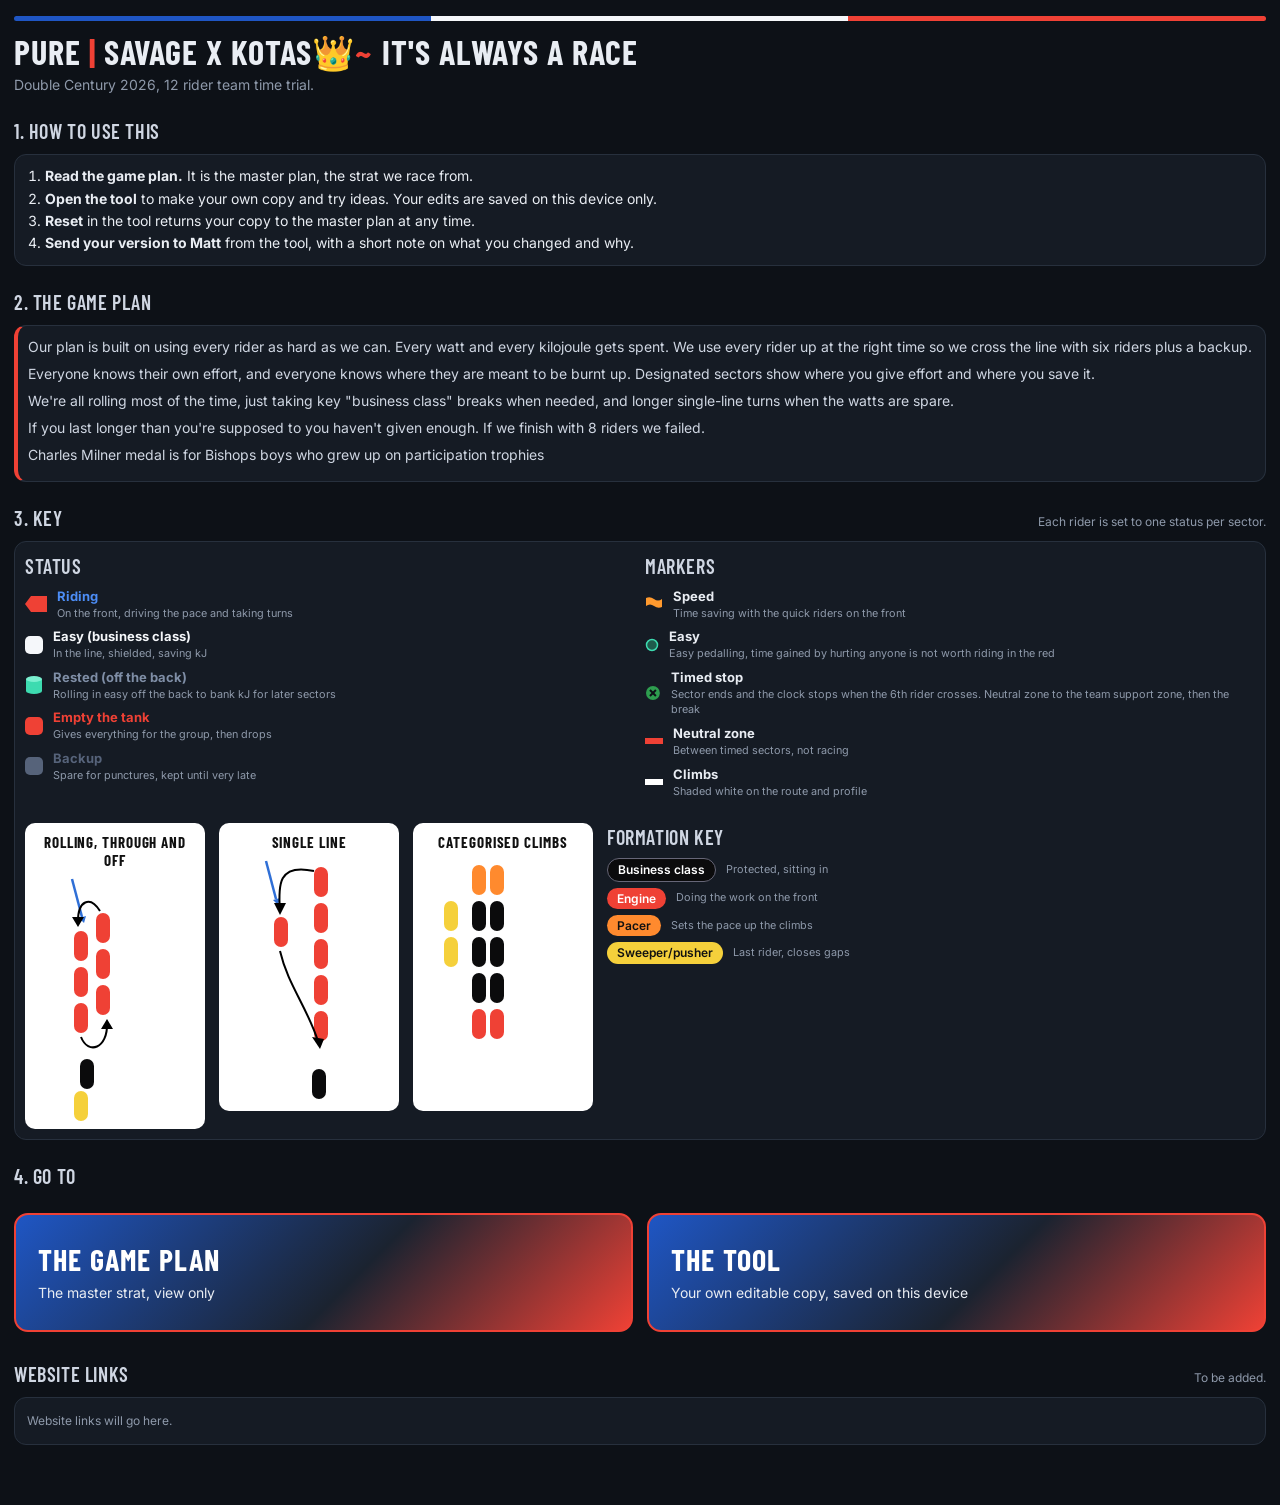
<file: index.html>
<!DOCTYPE html>
<html lang="en"><head><meta charset="utf-8">
<meta name="viewport" content="width=device-width,initial-scale=1">
<title>Double Century 2026 - Race Strategy</title>
<link href="https://fonts.googleapis.com/css2?family=Barlow+Condensed:wght@500;600;700&family=Inter:wght@400;500;600&display=swap" rel="stylesheet">
<link rel="stylesheet" href="style.css">
</head>
<body data-mode="home">
<div class="wrap">
  <div style="height:5px;border-radius:3px;margin:0 0 14px;background:linear-gradient(90deg,#1f56c4 0 33.3%,#f5f7fa 33.3% 66.6%,#ef4135 66.6% 100%)"></div>
  <h1>Pure <span style="color:var(--ac)">|</span> Savage X KOTAS👑<span style="color:var(--ac)">~</span> It's Always a Race</h1>
  <p class="sub">Double Century 2026, 12 rider team time trial.</p>

  <section>
    <div class="sech"><h2>1. How to use this</h2></div>
    <div class="card">
      <ol class="steps">
        <li><b>Read the game plan.</b> It is the master plan, the strat we race from.</li>
        <li><b>Open the tool</b> to make your own copy and try ideas. Your edits are saved on this device only.</li>
        <li><b>Reset</b> in the tool returns your copy to the master plan at any time.</li>
        <li><b>Send your version to Matt</b> from the tool, with a short note on what you changed and why.</li>
      </ol>
    </div>
  </section>

  <section>
    <div class="sech"><h2>2. The game plan</h2></div>
    <div class="card brief">
      <p class="brief-p">Our plan is built on using every rider as hard as we can. Every watt and every kilojoule gets spent. We use every rider up at the right time so we cross the line with six riders plus a backup.</p>
      <p class="brief-p">Everyone knows their own effort, and everyone knows where they are meant to be burnt up. Designated sectors show where you give effort and where you save it.</p>
      <p class="brief-p">We're all rolling most of the time, just taking key &quot;business class&quot; breaks when needed, and longer single-line turns when the watts are spare.</p>
      <p class="brief-p">If you last longer than you're supposed to you haven't given enough. If we finish with 8 riders we failed.</p>
      <p class="brief-p">Charles Milner medal is for Bishops boys who grew up on participation trophies</p>
    </div>
  </section>

  <section>
    <div class="sech"><h2>3. Key</h2><span class="note">Each rider is set to one status per sector.</span></div>
    <div class="card" id="legend"></div>
  </section>

  <section>
    <div class="sech"><h2>4. Go to</h2></div>
    <div class="bigbtns">
      <a class="bigbtn" href="game-plan.html"><b>The game plan</b><span>The master strat, view only</span></a>
      <a class="bigbtn" href="tool.html"><b>The tool</b><span>Your own editable copy, saved on this device</span></a>
    </div>
  </section>

  <footer class="sitelinks" id="sitelinks" style="margin-top:28px">
    <div class="sech"><h2>Website links</h2><span class="note">To be added.</span></div>
    <div class="card" id="site-links">
      <!-- ===== START WEBSITE LINKS: add links between these markers ===== -->
      <span class="note">Website links will go here.</span>
      <!-- ===== END WEBSITE LINKS ===== -->
    </div>
  </footer>
</div>
<script src="master.js"></script>
<script src="app.js"></script>
</body></html>
</file>
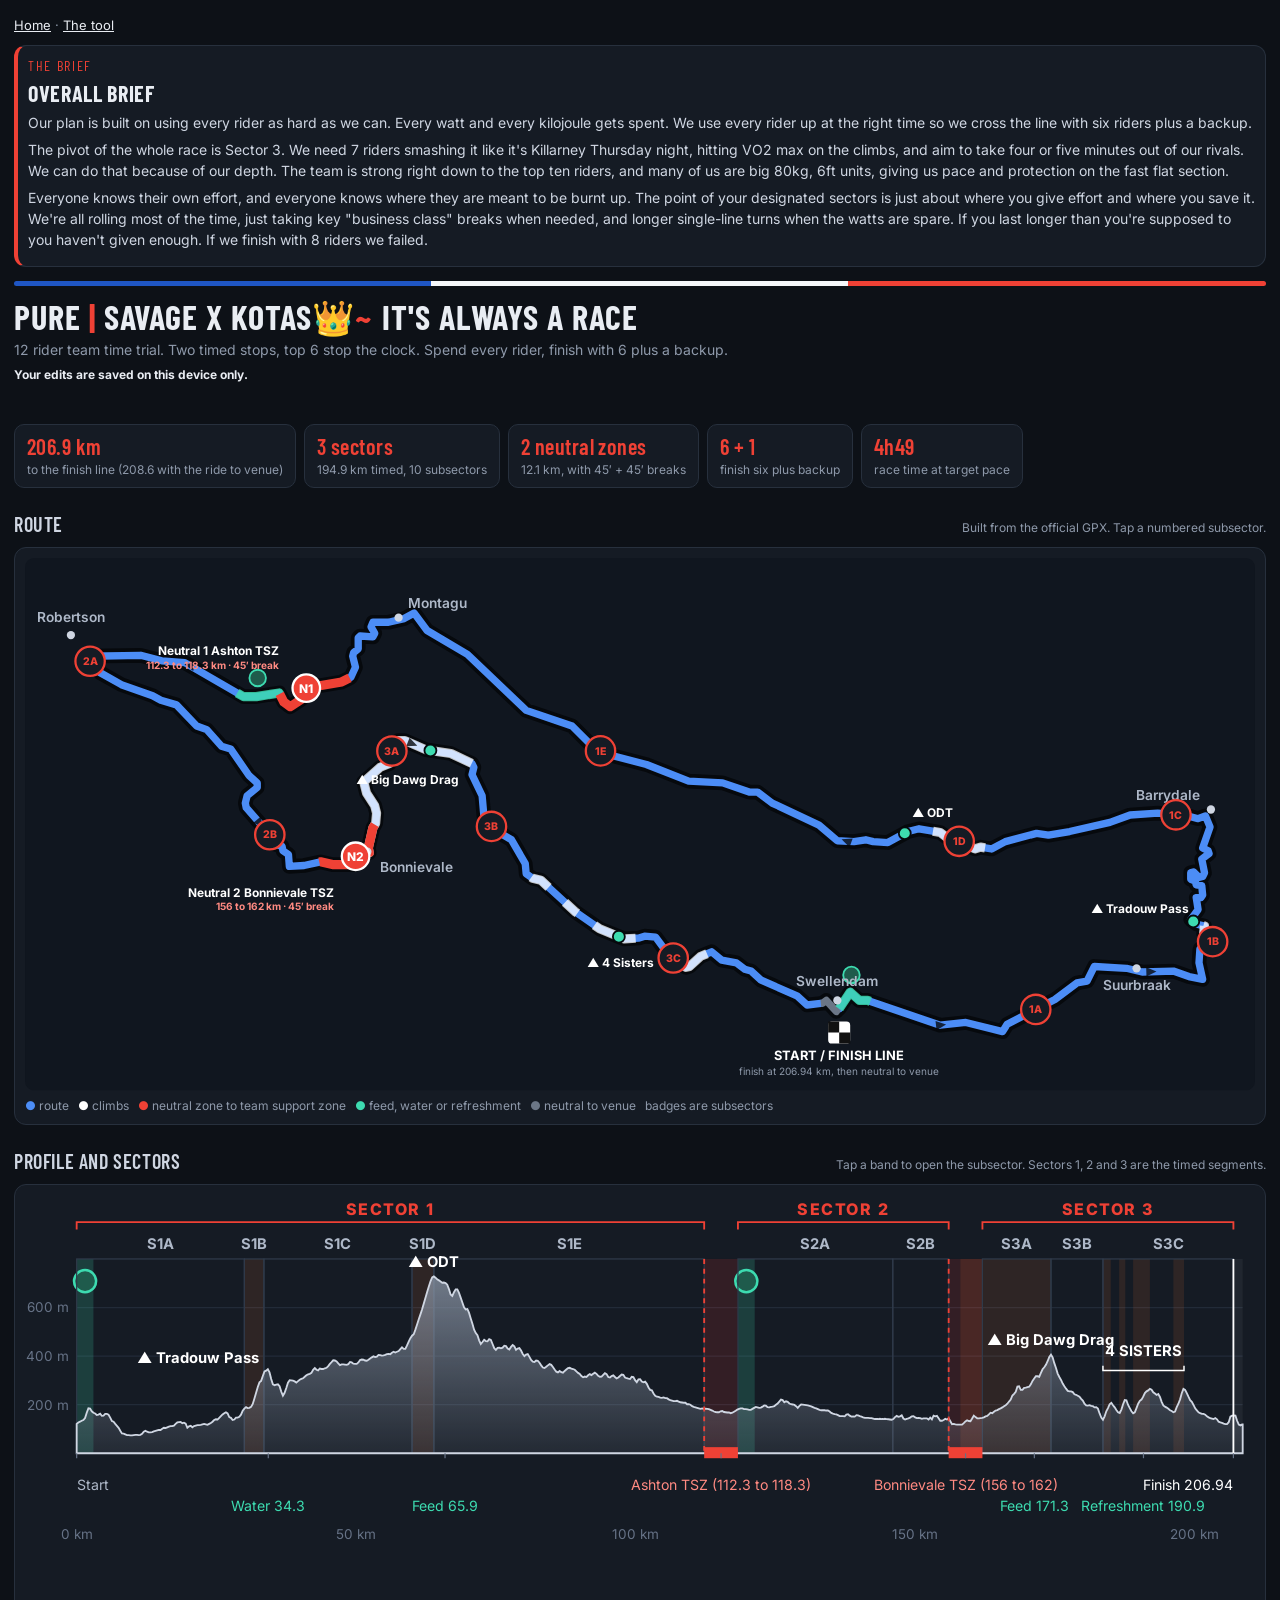
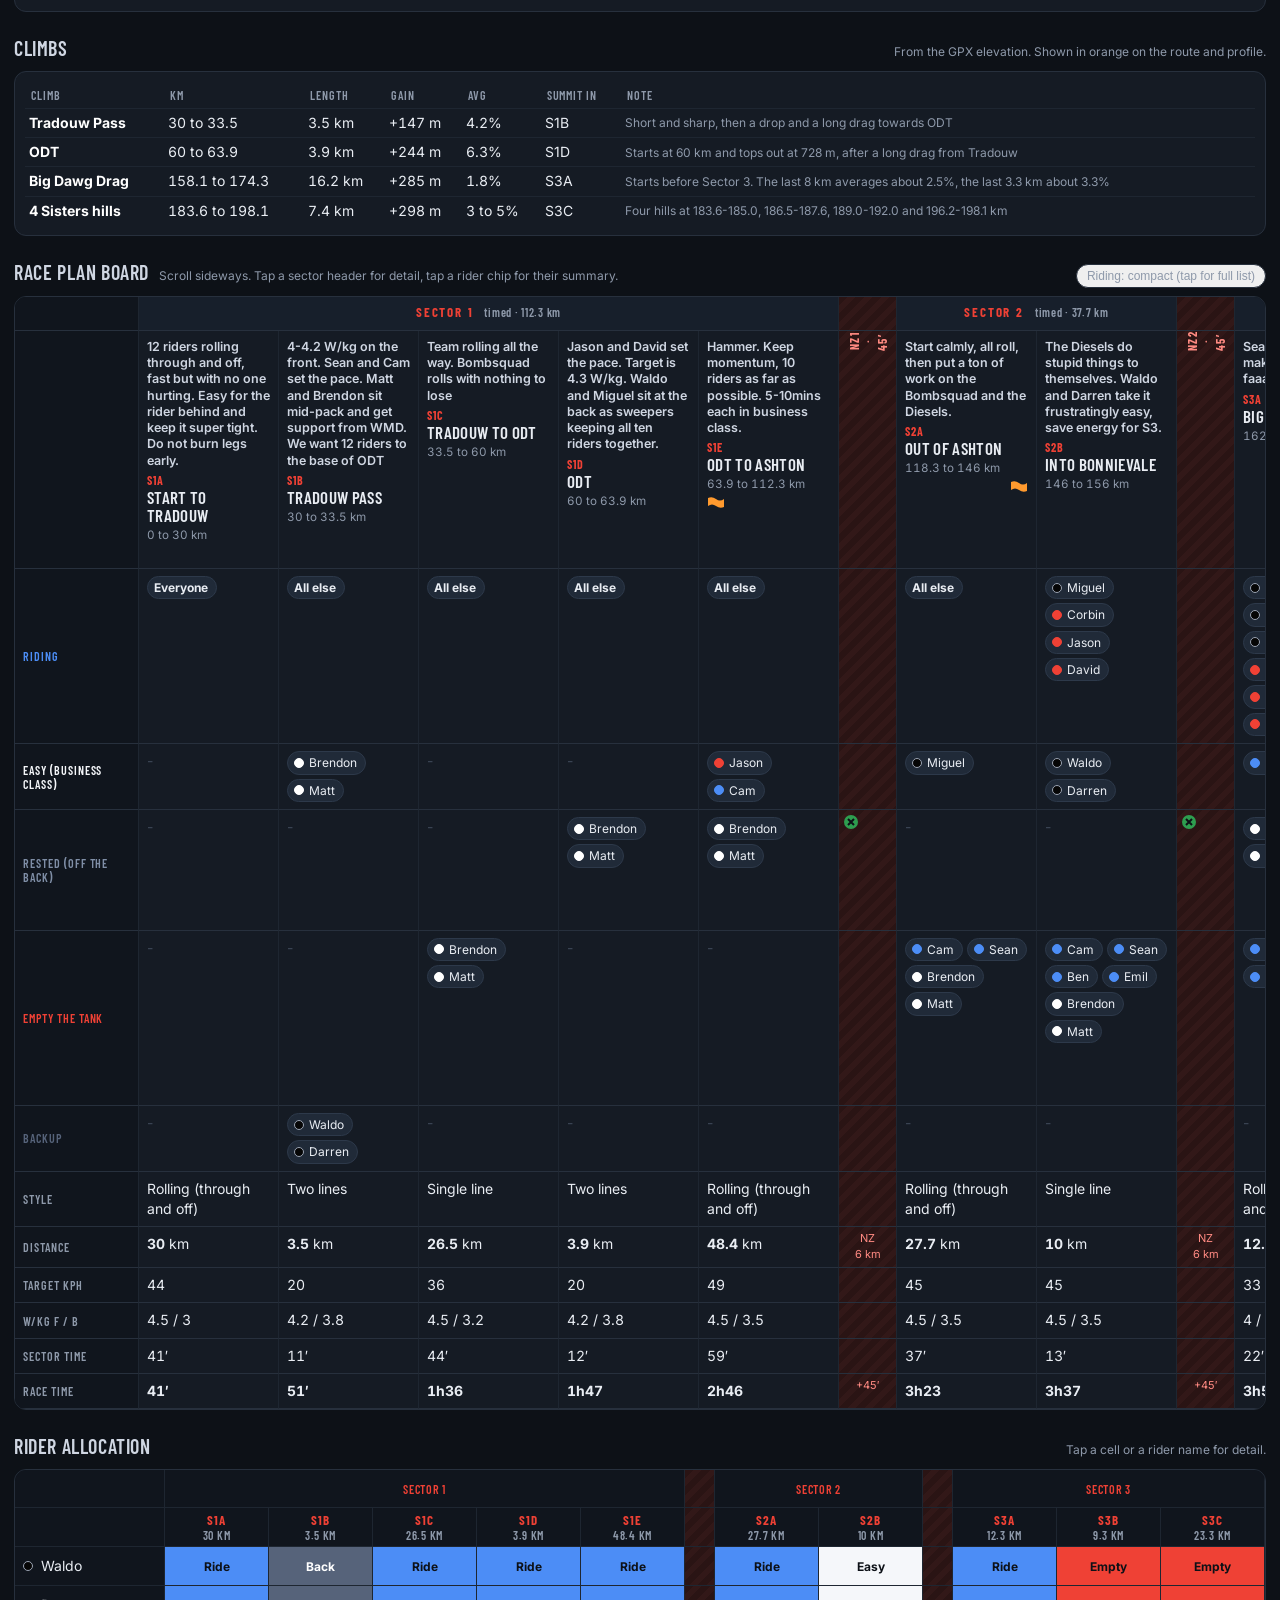
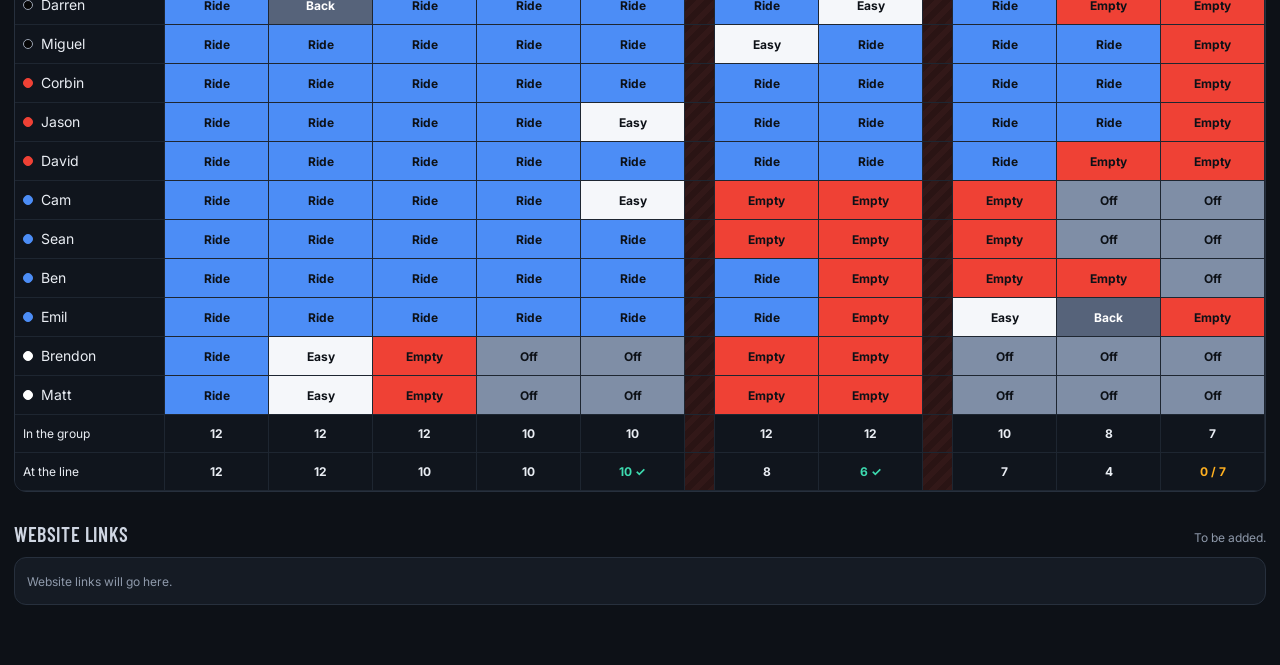
<file: game-plan.html>
<!DOCTYPE html>
<html lang="en"><head><meta charset="utf-8"><meta name="viewport" content="width=device-width,initial-scale=1"><title>Double Century 2026 - Game Plan</title><link href="https://fonts.googleapis.com/css2?family=Barlow+Condensed:wght@500;600;700&family=Inter:wght@400;500;600&display=swap" rel="stylesheet"><link rel="stylesheet" href="style.css"></head><body data-mode="plan">
<div class="wrap">
  <nav class="nav" style="margin-bottom:10px"><a href="index.html">Home</a> &middot; <a href="tool.html">The tool</a></nav>
  <div class="card brief" id="brief" style="margin-bottom:14px"></div>
  <div style="height:5px;border-radius:3px;margin:0 0 14px;background:linear-gradient(90deg,#1f56c4 0 33.3%,#f5f7fa 33.3% 66.6%,#ef4135 66.6% 100%)"></div>
  <div class="top">
    <div>
      <h1>Pure <span style="color:var(--ac)">|</span> Savage X KOTAS👑<span style="color:var(--ac)">~</span> It's Always a Race</h1>
      <p class="sub">12 rider team time trial. Two timed stops, top 6 stop the clock. Spend every rider, finish with 6 plus a backup.</p>
      <p class="note" style="margin:6px 0 0"><b style="color:var(--tx)">Your edits are saved on this device only.</b></p>
    </div>
    <div class="hide-share" style="display:flex;gap:6px;flex-wrap:wrap;align-items:center"><div id="status" class="pill">Loading</div><span class="pill" title="build">Build 19</span><button class="pill" data-top="export" style="cursor:pointer">Export plan</button><button class="pill" data-top="import" style="cursor:pointer">Import plan</button><button class="pill" data-top="reset" style="cursor:pointer">Reset to defaults</button><button class="pill ok" data-top="send" style="cursor:pointer">Send my version to Matt</button></div>
  </div>
  <div id="msg" class="note" role="status" aria-live="polite" style="min-height:18px;margin-top:8px"></div>
  <div class="facts" id="facts"></div>

  <section>
    <div class="sech"><h2>Route</h2><span class="note">Built from the official GPX. Tap a numbered subsector.</span></div>
    <div class="card mapwrap" id="map"></div>
  </section>

  <section>
    <div class="sech"><h2>Profile and sectors</h2><span class="note">Tap a band to open the subsector. Sectors 1, 2 and 3 are the timed segments.</span></div>
    <div class="card profwrap" id="prof"></div>
  </section>

  <section>
    <div class="sech"><h2>Climbs</h2><span class="note">From the GPX elevation. Shown in orange on the route and profile.</span></div>
    <div class="card" style="overflow-x:auto" id="climbs"></div>
  </section>

  <section>
    <div class="sech"><h2>Race plan board</h2><span class="note">Scroll sideways. Tap a sector header for detail, tap a rider chip for their summary.</span><button class="pill" id="cmpbtn" data-top="compact" style="cursor:pointer;margin-left:auto"></button></div>
    <div class="scroller" id="board"></div>
  </section>

  <section>
    <div class="sech"><h2>Rider allocation</h2><span class="note">Pick a brush, then tap cells to paint. Inspect opens the sector.</span></div>
    <div class="tools" id="tools"></div>
    <div class="scroller" id="grid"></div>
  </section>

  <section>
    <div class="sech"><h2>Riders</h2><span class="note">Enter the 12 here. Team colour is the Savage grouping.</span></div>
    <div class="card" style="overflow-x:auto" id="riders"></div>
  </section>

  <section>
    <div class="sech"><h2>Route and sector setup</h2><span class="note">Boundaries and stops are set from the GPX waypoints. Edit if the route changes.</span></div>
    <div class="card" style="overflow-x:auto" id="setup"></div>
  </section>

  <footer class="sitelinks" id="sitelinks" style="margin-top:28px">
    <div class="sech"><h2>Website links</h2><span class="note">To be added.</span></div>
    <div class="card" id="site-links">
      <!-- ===== START WEBSITE LINKS: add links between these markers ===== -->
      <span class="note">Website links will go here.</span>
      <!-- ===== END WEBSITE LINKS ===== -->
    </div>
  </footer>
</div>

<div class="sheet" id="sheet"><div class="sheetin" id="sheetin"></div></div>


  </div>
</div>

<!-- Static copy of the form for Netlify Forms detection. Do not remove. -->
<form name="race-plan" method="POST" data-netlify="true" netlify-honeypot="bot-field" hidden>
  <input type="hidden" name="form-name" value="race-plan">
  <p><label>Leave this empty: <input name="bot-field"></label></p>
  <input type="text" name="name">
  <textarea name="comment"></textarea>
  <textarea name="plan"></textarea>
</form>

<script src="master.js"></script>
<script src="app.js"></script>
</body></html>
</file>
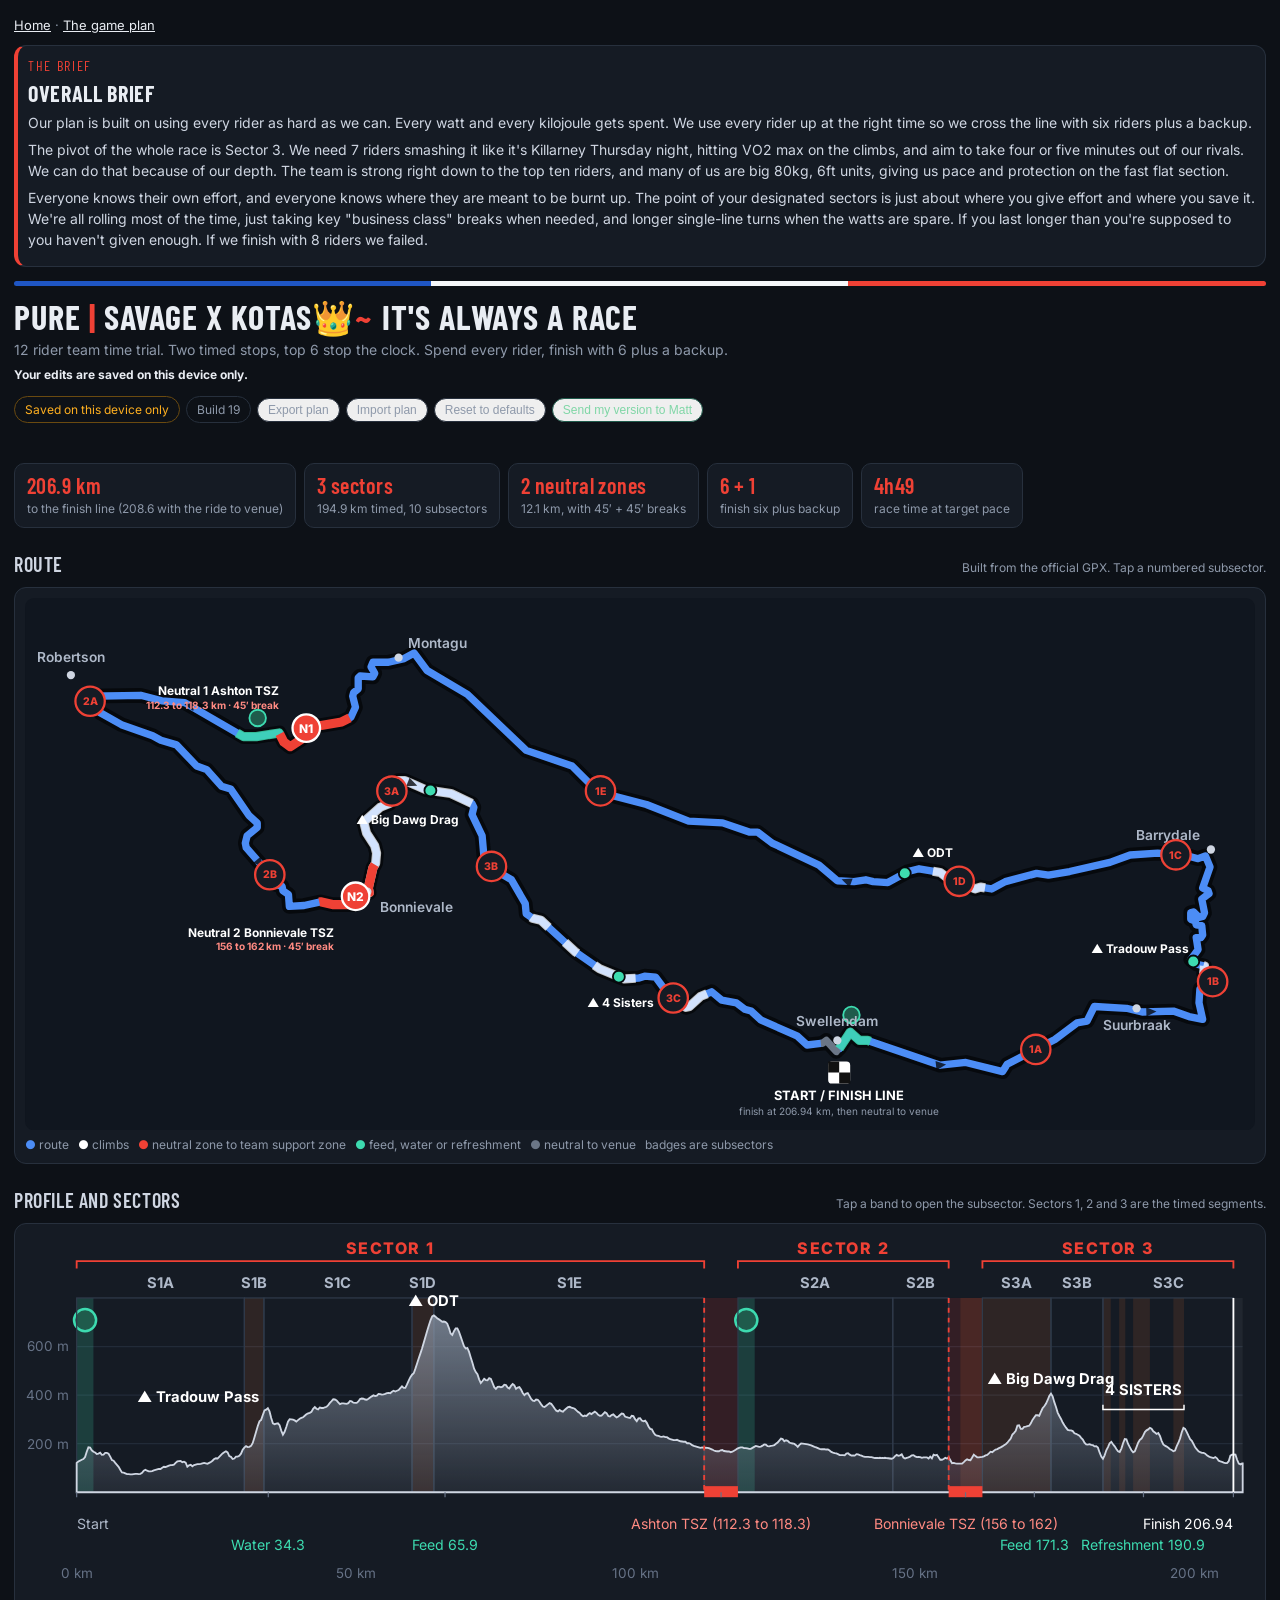
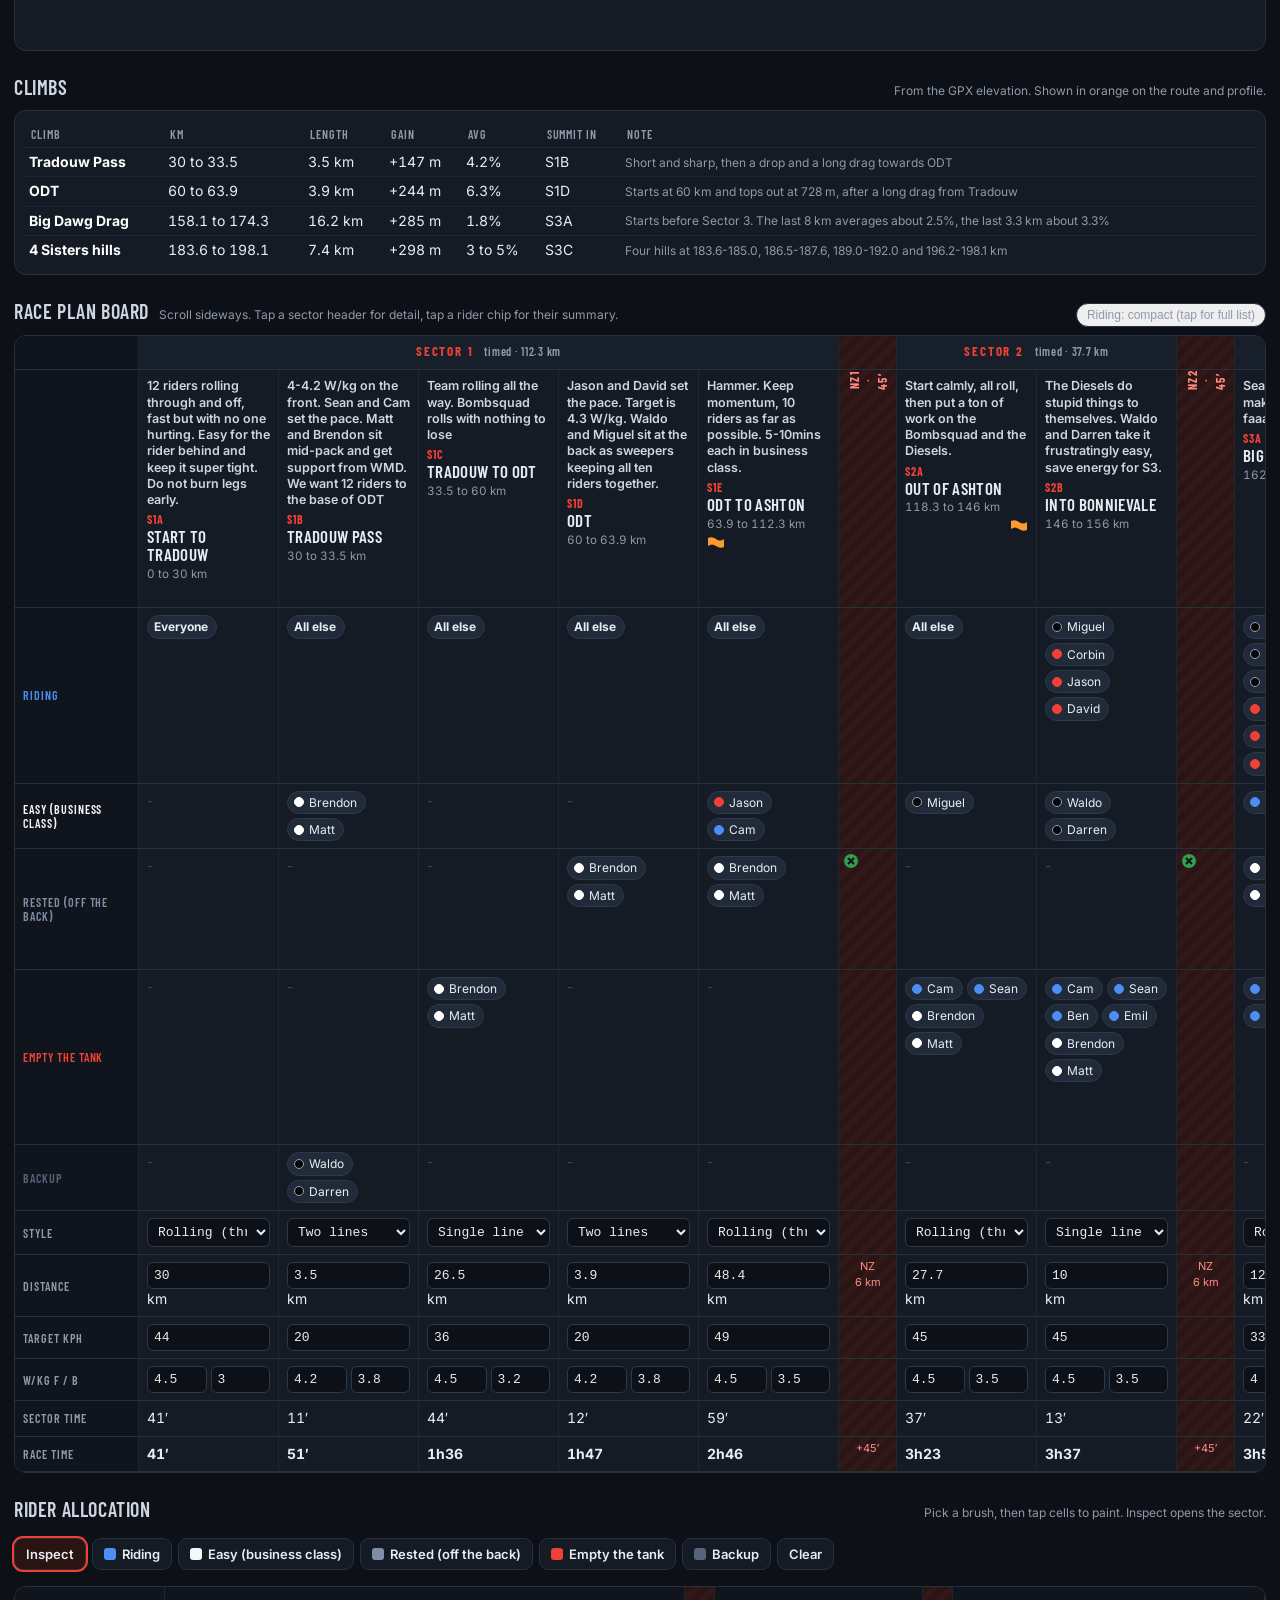
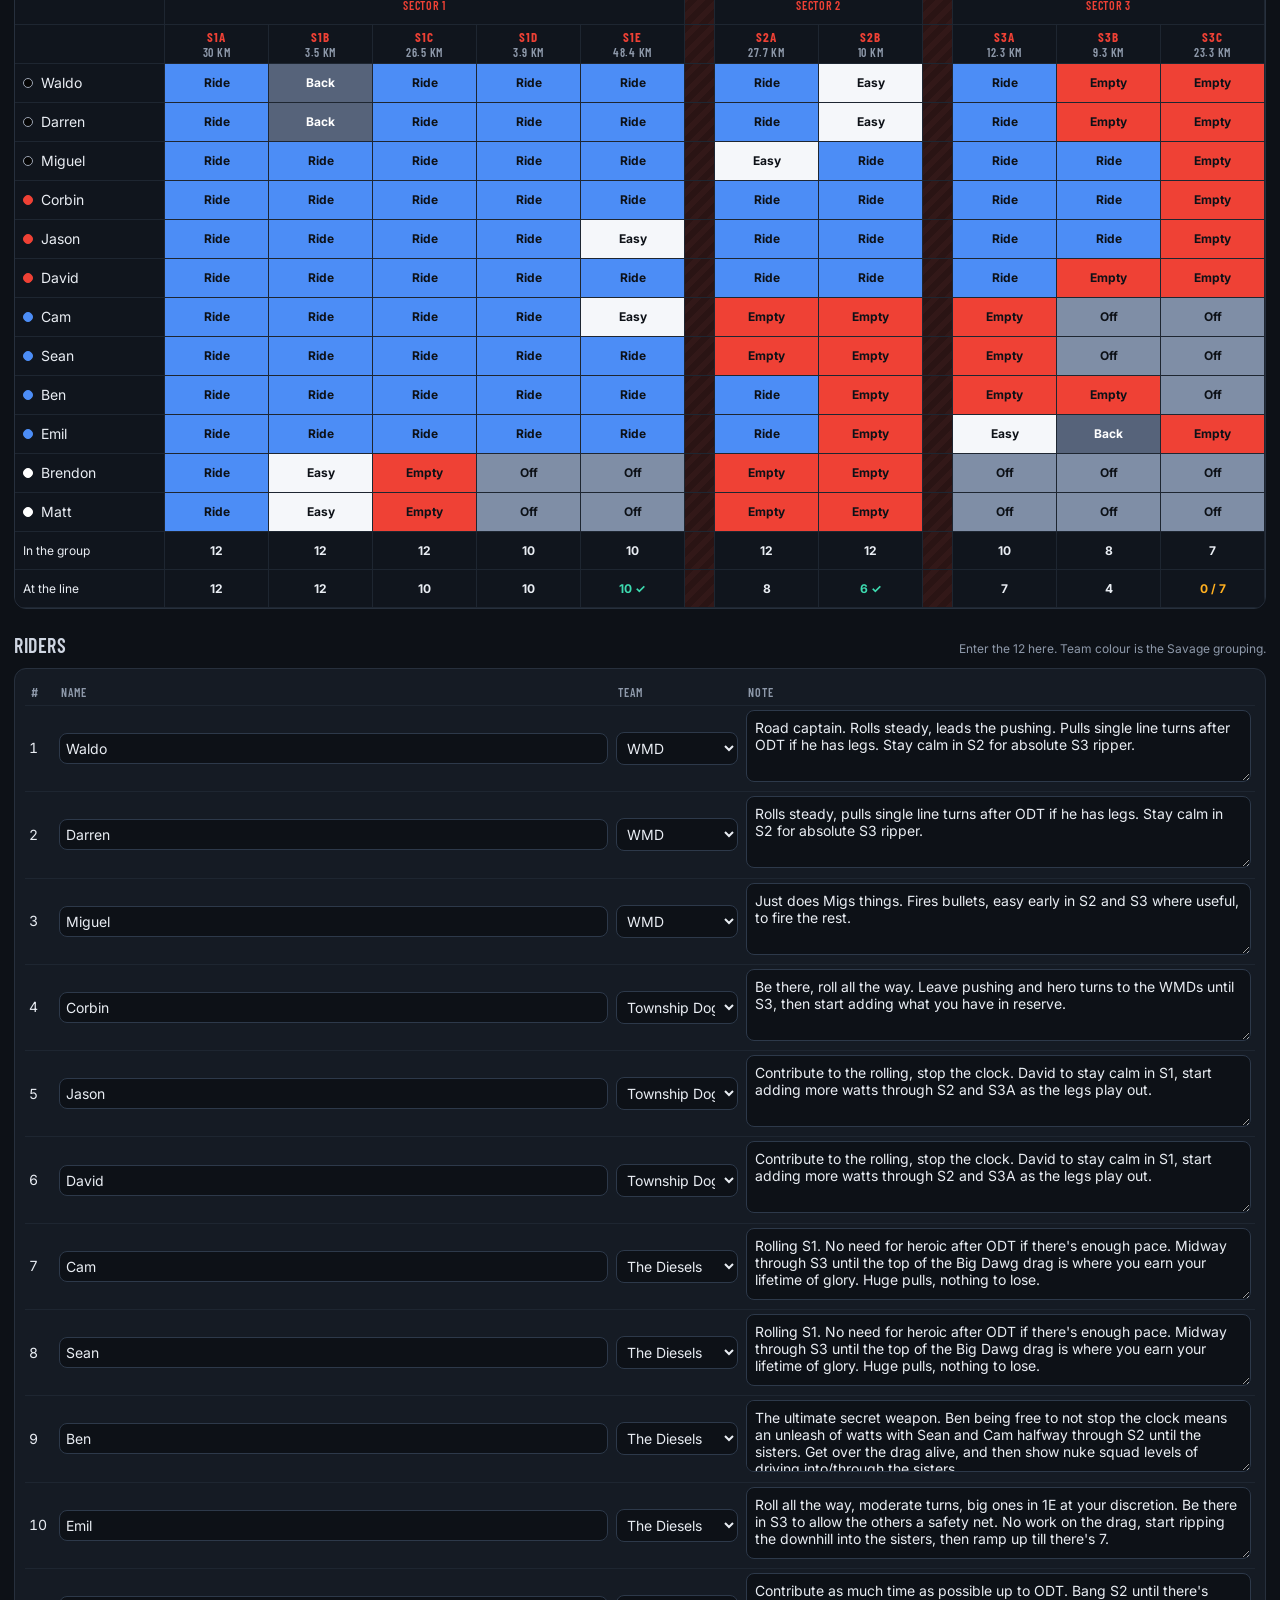
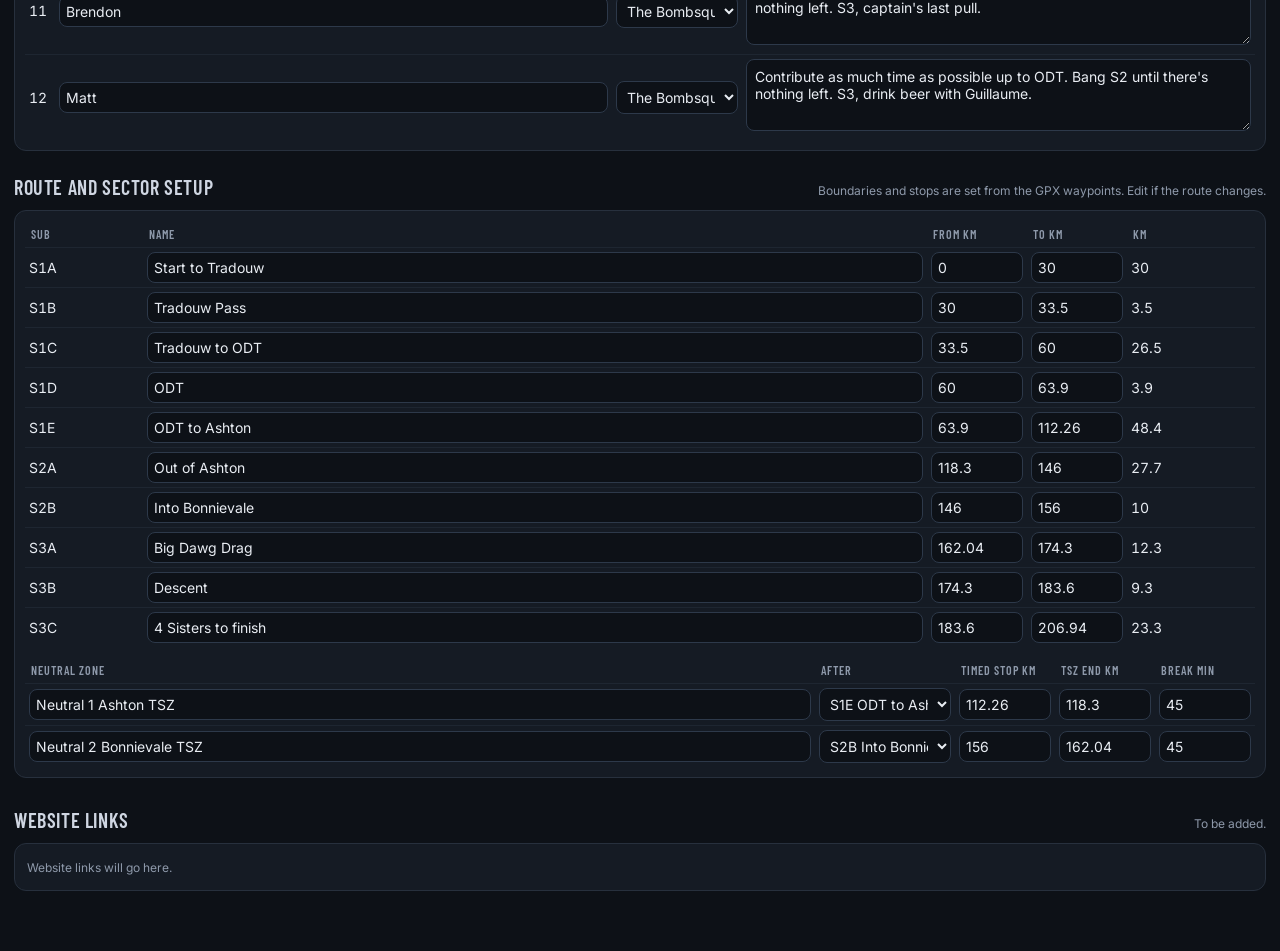
<file: tool.html>
<!DOCTYPE html>
<html lang="en"><head><meta charset="utf-8"><meta name="viewport" content="width=device-width,initial-scale=1"><title>Double Century 2026 - Rider Tool</title><link href="https://fonts.googleapis.com/css2?family=Barlow+Condensed:wght@500;600;700&family=Inter:wght@400;500;600&display=swap" rel="stylesheet"><link rel="stylesheet" href="style.css"></head><body data-mode="tool">
<div class="wrap">
  <nav class="nav" style="margin-bottom:10px"><a href="index.html">Home</a> &middot; <a href="game-plan.html">The game plan</a></nav>
  <div class="card brief" id="brief" style="margin-bottom:14px"></div>
  <div style="height:5px;border-radius:3px;margin:0 0 14px;background:linear-gradient(90deg,#1f56c4 0 33.3%,#f5f7fa 33.3% 66.6%,#ef4135 66.6% 100%)"></div>
  <div class="top">
    <div>
      <h1>Pure <span style="color:var(--ac)">|</span> Savage X KOTAS👑<span style="color:var(--ac)">~</span> It's Always a Race</h1>
      <p class="sub">12 rider team time trial. Two timed stops, top 6 stop the clock. Spend every rider, finish with 6 plus a backup.</p>
      <p class="note" style="margin:6px 0 0"><b style="color:var(--tx)">Your edits are saved on this device only.</b></p>
    </div>
    <div class="hide-share" style="display:flex;gap:6px;flex-wrap:wrap;align-items:center"><div id="status" class="pill">Loading</div><span class="pill" title="build">Build 19</span><button class="pill" data-top="export" style="cursor:pointer">Export plan</button><button class="pill" data-top="import" style="cursor:pointer">Import plan</button><button class="pill" data-top="reset" style="cursor:pointer">Reset to defaults</button><button class="pill ok" data-top="send" style="cursor:pointer">Send my version to Matt</button></div>
  </div>
  <div id="msg" class="note" role="status" aria-live="polite" style="min-height:18px;margin-top:8px"></div>
  <div class="facts" id="facts"></div>

  <section>
    <div class="sech"><h2>Route</h2><span class="note">Built from the official GPX. Tap a numbered subsector.</span></div>
    <div class="card mapwrap" id="map"></div>
  </section>

  <section>
    <div class="sech"><h2>Profile and sectors</h2><span class="note">Tap a band to open the subsector. Sectors 1, 2 and 3 are the timed segments.</span></div>
    <div class="card profwrap" id="prof"></div>
  </section>

  <section>
    <div class="sech"><h2>Climbs</h2><span class="note">From the GPX elevation. Shown in orange on the route and profile.</span></div>
    <div class="card" style="overflow-x:auto" id="climbs"></div>
  </section>

  <section>
    <div class="sech"><h2>Race plan board</h2><span class="note">Scroll sideways. Tap a sector header for detail, tap a rider chip for their summary.</span><button class="pill" id="cmpbtn" data-top="compact" style="cursor:pointer;margin-left:auto"></button></div>
    <div class="scroller" id="board"></div>
  </section>

  <section>
    <div class="sech"><h2>Rider allocation</h2><span class="note">Pick a brush, then tap cells to paint. Inspect opens the sector.</span></div>
    <div class="tools" id="tools"></div>
    <div class="scroller" id="grid"></div>
  </section>

  <section>
    <div class="sech"><h2>Riders</h2><span class="note">Enter the 12 here. Team colour is the Savage grouping.</span></div>
    <div class="card" style="overflow-x:auto" id="riders"></div>
  </section>

  <section>
    <div class="sech"><h2>Route and sector setup</h2><span class="note">Boundaries and stops are set from the GPX waypoints. Edit if the route changes.</span></div>
    <div class="card" style="overflow-x:auto" id="setup"></div>
  </section>

  <footer class="sitelinks" id="sitelinks" style="margin-top:28px">
    <div class="sech"><h2>Website links</h2><span class="note">To be added.</span></div>
    <div class="card" id="site-links">
      <!-- ===== START WEBSITE LINKS: add links between these markers ===== -->
      <span class="note">Website links will go here.</span>
      <!-- ===== END WEBSITE LINKS ===== -->
    </div>
  </footer>
</div>

<div class="sheet" id="sheet"><div class="sheetin" id="sheetin"></div></div>

<input type="file" id="importfile" accept=".json,application/json" hidden>

<div class="overlay" id="resetpanel" role="dialog" aria-modal="true" aria-labelledby="resettitle" hidden>
  <div class="panel">
    <button class="close" type="button" data-modal-close="resetpanel" aria-label="Close">×</button>
    <h3 id="resettitle">Reset to defaults?</h3>
    <p class="note" style="font-size:13px;margin:8px 0 12px">This clears every allocation, goal and edit saved on this device and restores the original board. It cannot be undone. Export your plan first if you want to keep it.</p>
    <div class="row">
      <button class="br" type="button" data-modal-close="resetpanel" data-first>Cancel</button>
      <button class="br" type="button" id="resetconfirm" style="border-color:var(--red);background:#2a1412">Yes, reset my plan</button>
    </div>
  </div>
</div>

<div class="overlay" id="sendpanel" role="dialog" aria-modal="true" aria-labelledby="sendtitle" hidden>
  <div class="panel">
    <button class="close" type="button" data-modal-close="sendpanel" aria-label="Close">×</button>
    <div class="cond" style="color:var(--ac);letter-spacing:.12em">SEND TO MATT</div>
    <h3 id="sendtitle">Send my version</h3>
    <p class="note" style="font-size:13px;margin:6px 0 10px">Your plan, your name and your comment go to Matt. Your copy stays on this device.</p>
    <form id="sendform" novalidate>
      <label class="f" for="fname">Name (required)</label>
      <input type="text" id="fname" autocomplete="name" maxlength="100" data-first>
      <label class="f" for="fcomment">Key changes you made and why (required)</label>
      <textarea id="fcomment" maxlength="2000" placeholder="Each change you made to the plan, and the reason for it"></textarea>
      <div class="row" style="margin-top:12px">
        <button class="br" type="submit" id="sendbtn" disabled style="background:var(--red);border-color:var(--red)">Send</button>
        <button class="br" type="button" data-modal-close="sendpanel">Cancel</button>
      </div>
      <p id="sendmsg" class="note" role="status" aria-live="polite" style="min-height:18px;margin:10px 0 0"></p>
      <div id="sendfallback" hidden style="margin-top:6px">
        <button class="br" type="button" id="fallbackbtn">Download my plan file</button>
        <button class="br" type="button" id="copybtn">Copy my plan text</button>
      </div>
    </form>
  </div>
</div>

<!-- Static copy of the form for Netlify Forms detection. Do not remove. -->
<form name="race-plan" method="POST" data-netlify="true" netlify-honeypot="bot-field" hidden>
  <input type="hidden" name="form-name" value="race-plan">
  <p><label>Leave this empty: <input name="bot-field"></label></p>
  <input type="text" name="name">
  <textarea name="comment"></textarea>
  <textarea name="plan"></textarea>
</form>

<script src="master.js"></script>
<script src="app.js"></script>
</body></html>
</file>
<file: style.css>
:root{--bg:#0d1117;--p:#151b24;--p2:#1b2330;--ln:#27303d;--tx:#e9edf3;--mu:#8e99aa;--ac:#ef4135;--L:#4c8df6;--P:#f5f7fa;--R:#7f8ea6;--S:#ef4135;--B:#56637a;--red:#ef4135;--blue:#4c8df6}
*{box-sizing:border-box}
html{-webkit-text-size-adjust:100%}
body{margin:0;background:var(--bg);color:var(--tx);font:14px/1.45 Inter,system-ui,-apple-system,Segoe UI,sans-serif}
.wrap{max-width:1320px;margin:0 auto;padding:16px 14px 60px}
h1,h2,h3,.cond{font-family:'Barlow Condensed','Arial Narrow',Inter,sans-serif;letter-spacing:.03em;margin:0}
h1{font-size:34px;font-weight:700;text-transform:uppercase;line-height:1}
h2{font-size:20px;font-weight:600;text-transform:uppercase;color:#cfd6e2}
.sub{color:var(--mu);margin:6px 0 0}
.top{display:flex;gap:12px;align-items:flex-start;justify-content:space-between;flex-wrap:wrap}
.pill{display:inline-flex;align-items:center;gap:6px;padding:4px 10px;border:1px solid var(--ln);border-radius:99px;color:var(--mu);font-size:12px;white-space:nowrap}
.pill.ok{color:#7fd6a6;border-color:#1f5b4c}.pill.warn{color:#ffb020;border-color:#6a4a10}
.facts{display:flex;gap:8px;flex-wrap:wrap;margin:14px 0 4px}
.fact{background:var(--p);border:1px solid var(--ln);border-radius:10px;padding:8px 12px;min-width:110px}
.fact b{display:block;font:600 22px 'Barlow Condensed',sans-serif;color:var(--ac);letter-spacing:.02em}
.fact span{color:var(--mu);font-size:12px}
section{margin-top:22px}
.sech{display:flex;justify-content:space-between;align-items:baseline;gap:10px;margin-bottom:8px;flex-wrap:wrap}
.note{color:var(--mu);font-size:12px}
.card{background:var(--p);border:1px solid var(--ln);border-radius:12px;padding:10px}
svg{display:block;max-width:100%}
.mapwrap svg,.profwrap svg{width:100%;height:auto}
[data-sector]{cursor:pointer}
.scroller{overflow-x:auto;-webkit-overflow-scrolling:touch;border:1px solid var(--ln);border-radius:12px;background:var(--p)}
/* board */
.board{display:grid;min-width:1250px}
.board>div{border-bottom:1px solid var(--ln);border-right:1px solid #1e2631;padding:7px 8px;min-height:34px}
.board .rl-cell{position:sticky;left:0;z-index:2;background:#10151d;color:var(--mu);font:600 12px 'Barlow Condensed',sans-serif;letter-spacing:.08em;text-transform:uppercase;display:flex;align-items:center}
.board .cell.sel{background:rgba(239,65,53,.10)}
.board .stopc{background:repeating-linear-gradient(135deg,#2a1414,#2a1414 6px,#321818 6px,#321818 12px);padding:4px;text-align:center;font-size:11px;color:#ff8a82}
.board .hd{padding:0}
.hdin{padding:8px;display:flex;flex-direction:column;gap:2px;height:100%}
.hdin .num{font:700 12px 'Barlow Condensed';letter-spacing:.1em;color:var(--ac)}
.hdin b{font:600 17px/1.05 'Barlow Condensed';text-transform:uppercase;letter-spacing:.02em}
.hdin small{color:var(--mu)}
.vt{writing-mode:vertical-rl;transform:rotate(180deg);margin:auto;font:700 12px 'Barlow Condensed';letter-spacing:.12em;color:#ff8a82}
.goal{font-size:12.5px;color:#cfd6e2}.goal.empty{color:#5b6677;font-style:italic}
.chips{display:flex;flex-wrap:wrap;gap:4px}
.chip{display:inline-flex;align-items:center;gap:5px;padding:2px 8px 2px 6px;background:#202a38;border:1px solid #2d394a;border-radius:99px;font-size:12px;cursor:pointer;white-space:nowrap}
.chip .rl{font-size:9px;background:#33415a;border-radius:4px;padding:0 4px;color:#cfd6e2}
.dot{width:10px;height:10px;border-radius:50%;display:inline-block;border:1px solid #6b7686;background:#555}
.t-black{background:#050505;border-color:#9aa3b2}.t-red{background:var(--red);border-color:var(--red)}.t-blue{background:var(--blue);border-color:var(--blue)}.t-white{background:#fff;border-color:#fff}.t-none{background:transparent;border-style:dashed}
.lab-L{color:var(--L)}.lab-P{color:var(--P)}.lab-R{color:var(--R)}.lab-S{color:var(--S)}.lab-B{color:var(--B)}
.mono{font-variant-numeric:tabular-nums}
.ic{display:inline-flex;gap:4px;align-items:center;margin-top:2px}
/* grid */
.tools{display:flex;gap:6px;flex-wrap:wrap;margin:6px 0 10px;position:sticky;top:0;z-index:5;background:linear-gradient(var(--bg) 80%,transparent);padding:6px 0}
.br{border:1px solid var(--ln);background:var(--p);color:var(--tx);border-radius:9px;padding:7px 11px;font:600 13px Inter;cursor:pointer;display:inline-flex;align-items:center;gap:6px}
.br.on{outline:2px solid var(--ac);background:#2a1412}
.sw{width:12px;height:12px;border-radius:3px;display:inline-block}
.grid{display:grid;min-width:1100px}
.grid>div{border-bottom:1px solid #1e2631;border-right:1px solid #1e2631;min-height:38px;display:flex;align-items:center;justify-content:center}
.grid .gl{position:sticky;left:0;z-index:2;background:#10151d;justify-content:flex-start;padding:0 8px;gap:8px;cursor:pointer}
.grid .gh{background:#10151d;font:600 12px 'Barlow Condensed';letter-spacing:.06em;text-transform:uppercase;color:var(--mu);flex-direction:column;gap:0;padding:4px;cursor:pointer}
.grid .gh b{color:var(--ac);font-size:13px}
.grid .gstop{background:repeating-linear-gradient(135deg,#2a1414,#2a1414 6px,#321818 6px,#321818 12px)}
.pc{width:100%;height:100%;min-height:38px;border:0;background:transparent;color:#0d1117;font:700 12px Inter;cursor:pointer;position:relative}
.pc.s-L{background:var(--L)}.pc.s-P{background:var(--P)}.pc.s-R{background:var(--R)}.pc.s-S{background:var(--S)}.pc.s-B{background:var(--B);color:#fff}
.pc.sel{box-shadow:inset 0 0 0 2px #fff}
.pc small{position:absolute;right:3px;bottom:1px;font-size:9px;font-weight:600;opacity:.8}
.gsum{background:#10151d;font-size:12px;flex-direction:column;gap:1px}
.gsum .ok{color:#3ddbb0}.gsum .low{color:#ffb020}
/* sheet */
.sheet{position:fixed;left:0;right:0;bottom:0;z-index:20;transform:translateY(125%);transition:transform .22s ease;pointer-events:none}
.sheet.open{transform:none;pointer-events:auto;visibility:visible}
.sheet:not(.open){visibility:hidden;transition:transform .22s ease,visibility 0s .22s}
.sheetin{max-width:980px;margin:0 auto;background:#121923;border:1px solid #33415a;border-bottom:0;border-radius:16px 16px 0 0;max-height:68vh;overflow:auto;padding:14px 14px 28px;box-shadow:0 -12px 40px rgba(0,0,0,.5)}
.sheet h3{font-size:24px;text-transform:uppercase}
.close{position:sticky;top:0;float:right;background:#202a38;border:1px solid #33415a;color:var(--tx);border-radius:99px;width:34px;height:34px;font-size:18px;cursor:pointer}
.two{display:grid;grid-template-columns:repeat(auto-fit,minmax(220px,1fr));gap:10px;margin-top:10px}
.box{background:var(--p);border:1px solid var(--ln);border-radius:10px;padding:10px}
.box h4{margin:0 0 6px;font:600 13px 'Barlow Condensed';letter-spacing:.1em;text-transform:uppercase}
label.f{display:block;color:var(--mu);font-size:11px;text-transform:uppercase;letter-spacing:.06em;margin:6px 0 2px}
input[type=text],input[type=number],select,textarea{width:100%;background:#0d1117;color:var(--tx);border:1px solid #2d394a;border-radius:8px;padding:8px;font:14px Inter}
textarea{min-height:70px;resize:vertical}
body.share .hide-share,body.share .sstat{display:none!important}
input.mini,select.mini{padding:5px 6px;font:13px 'JetBrains Mono',ui-monospace,monospace;border-radius:6px;min-width:0}
.two2{display:flex;gap:4px}
input[type=checkbox]{width:18px;height:18px;accent-color:var(--ac)}
.row{display:flex;gap:8px;align-items:center;flex-wrap:wrap}
.seg{display:inline-flex;border:1px solid #2d394a;border-radius:8px;overflow:hidden}
.seg button{background:#0d1117;border:0;border-right:1px solid #2d394a;color:var(--mu);padding:7px 7px;font:700 11px Inter;cursor:pointer;min-width:0}
.seg button:last-child{border-right:0}
.seg button.on.L{background:var(--L);color:#111}.seg button.on.P{background:var(--P);color:#111}.seg button.on.R{background:var(--R);color:#111}.seg button.on.S{background:var(--S);color:#111}.seg button.on.B{background:var(--B);color:#fff}.seg button.on.X{background:#3a4658;color:#fff}
.alloc{display:grid;grid-template-columns:minmax(110px,1fr) auto;gap:6px 8px;align-items:center}
.strip{display:flex;gap:3px;margin:8px 0}
.strip div{height:36px;border-radius:6px;background:#1e2631;display:flex;align-items:center;justify-content:center;font:700 13px Inter;color:#0d1117;min-width:30px;flex-basis:0}
.kv{display:grid;grid-template-columns:110px 1fr;gap:4px 10px;font-size:13px}.kv span:nth-child(odd){color:var(--mu)}
table.t{border-collapse:collapse;width:100%;min-width:640px}
table.t th{font:600 12px 'Barlow Condensed';letter-spacing:.08em;text-transform:uppercase;color:var(--mu);text-align:left;padding:6px}
table.t td{padding:4px;border-top:1px solid #1e2631}
table.t input,table.t select{padding:6px}
.grph{background:#171f2b;color:var(--ac);font:700 13px 'Barlow Condensed',sans-serif;letter-spacing:.14em;text-align:center;padding:6px 8px;border-bottom:1px solid var(--ln);border-right:1px solid #1e2631}.grph span{color:var(--mu);font-weight:600;letter-spacing:.06em;margin-left:6px;font-size:12px}.grph2{color:var(--ac)!important;font-size:12px!important}
.legend{display:grid;grid-template-columns:repeat(auto-fit,minmax(260px,1fr));gap:10px}
.lg{display:flex;gap:10px;align-items:center;margin:6px 0;font-size:13px}.lg small{color:var(--mu);display:block}
.forms{display:flex;gap:18px;flex-wrap:wrap;align-items:flex-start}
.forms figure{margin:0;text-align:center;color:var(--mu);font-size:12px}
@media(max-width:600px){h1{font-size:28px}.wrap{padding:12px 10px 50px}.sheetin{max-height:74vh}}
[hidden]{display:none!important}
.br:disabled{opacity:.45;cursor:not-allowed}
.overlay{position:fixed;inset:0;z-index:30;background:rgba(3,6,10,.72);display:flex;align-items:center;justify-content:center;padding:14px}
.panel{position:relative;background:#121923;border:1px solid #33415a;border-radius:14px;max-width:520px;width:100%;max-height:90vh;overflow:auto;padding:16px 16px 18px;box-shadow:0 20px 60px rgba(0,0,0,.6)}
.panel h3{font-size:24px;text-transform:uppercase;margin:0 0 4px}
.panel .close{float:right}
.panel textarea{min-height:110px}
.sitelinks .card{min-height:48px;display:flex;align-items:center;padding:12px}

.nav{font-size:13px;color:var(--mu)}.nav a{color:var(--tx)}
.steps{margin:0;padding-left:20px;line-height:1.6}
.bigbtns{display:grid;grid-template-columns:repeat(auto-fit,minmax(260px,1fr));gap:14px;margin-top:22px}
.bigbtn{display:flex;flex-direction:column;gap:6px;padding:26px 22px;border-radius:14px;border:2px solid var(--ac);background:linear-gradient(135deg,#1f56c4 0%,#1b2330 55%,#ef4135 100%);color:#fff;text-decoration:none}
.bigbtn b{font:700 30px 'Barlow Condensed',sans-serif;text-transform:uppercase;letter-spacing:.04em}
.bigbtn span{color:#e9edf3;font-size:14px}
.bigbtn:hover{filter:brightness(1.12)}
.key-grid{display:grid;grid-template-columns:repeat(auto-fit,minmax(240px,1fr));gap:8px 16px}

.goal-top{font:600 12.5px/1.3 Inter,sans-serif;color:#cfd6e2;margin-bottom:2px}
.goal-line{background:#171f2b;border:1px solid #2d394a;border-radius:8px;padding:8px 10px;margin-bottom:10px;font-size:14px;color:#cfd6e2}
.brief{border-left:4px solid var(--ac)}
.brief-h{font:700 22px 'Barlow Condensed',sans-serif;text-transform:uppercase;margin:4px 0 6px}
.brief-p{margin:0 0 6px;color:#cfd6e2;line-height:1.5}
.task-row{margin:8px 0}
.task-row textarea{min-height:58px}
.task-p{margin-top:6px;font-size:12.5px;color:#cfd6e2;line-height:1.4;white-space:normal;max-width:260px}
.keyart{display:flex;gap:14px;flex-wrap:wrap;align-items:flex-start;margin-top:18px}
.kfig{background:#fff;color:#111;border-radius:10px;padding:10px 10px 6px;text-align:center;width:180px}
.ktitle{font:700 15px 'Barlow Condensed',sans-serif;text-transform:uppercase;letter-spacing:.06em;margin-bottom:4px;color:#111}
.kfig svg{margin:0 auto}
.kform{min-width:220px;flex:1}
.rider-note{min-height:72px}
</file>
